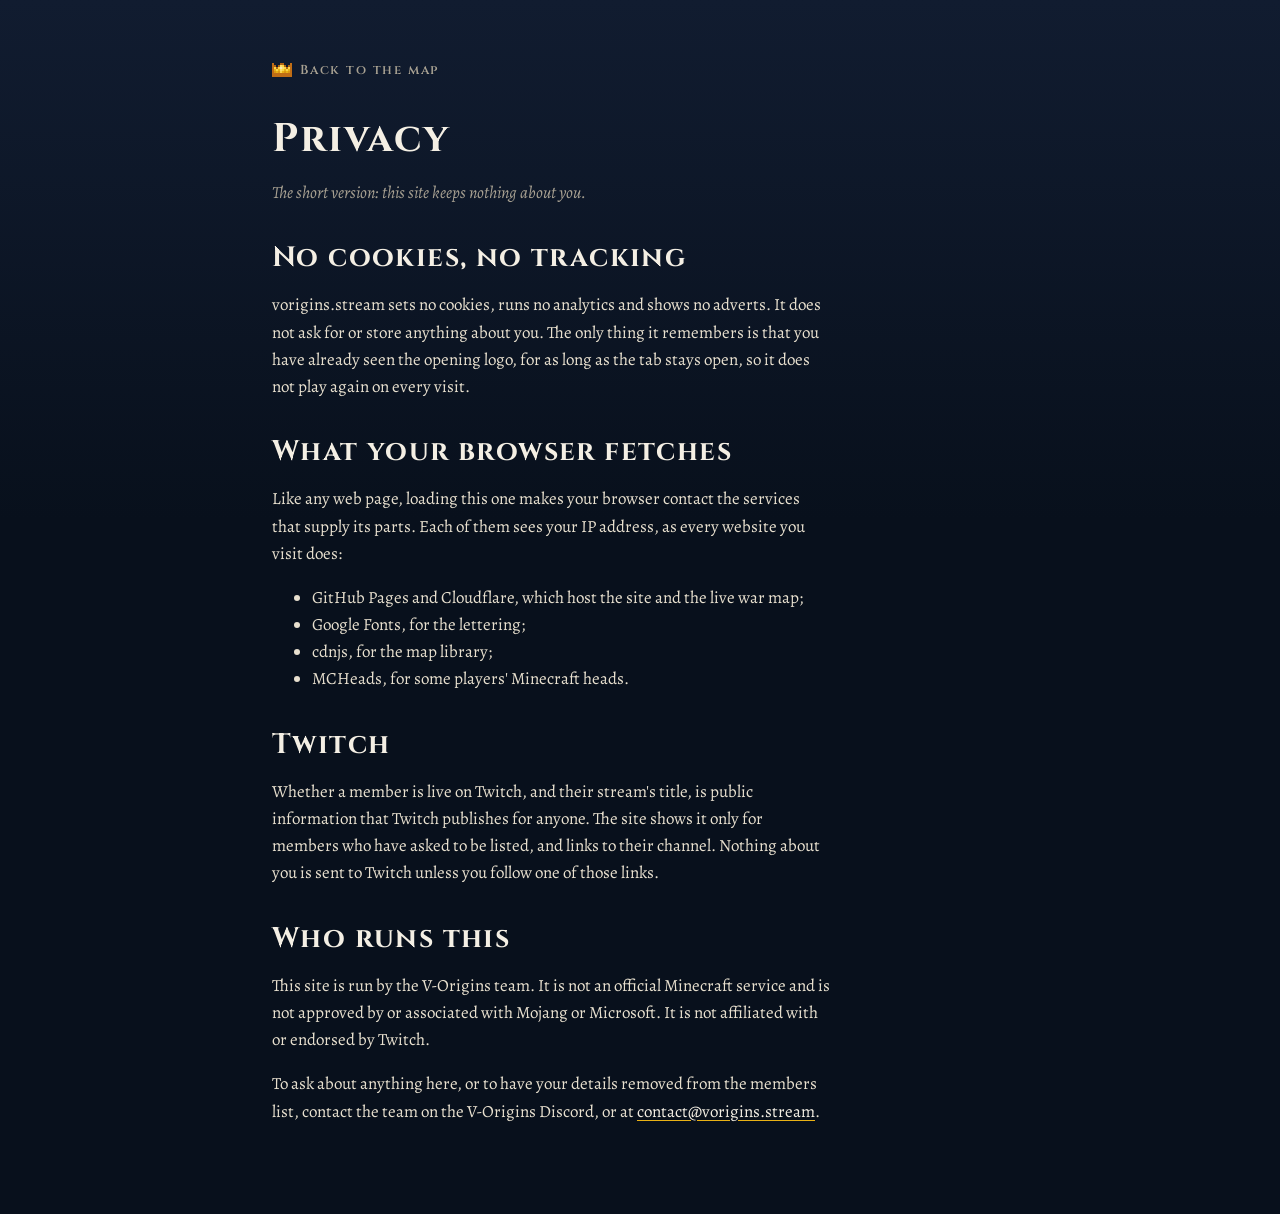
<file: privacy.html>
<!doctype html><html lang=en-GB><head><meta charset=utf-8><meta name=viewport content="width=device-width,initial-scale=1"><title>Privacy · V-Origins</title><meta name=description content="What vorigins.stream does and does not collect."><meta name=theme-color content=#08101C><meta name=color-scheme content=dark><link rel=icon href="assets/img/favicon.ico?v=b83698ed93" sizes=32x32><link rel=icon href="assets/img/icon.svg?v=dccc91dc10" type=image/svg+xml><link rel=apple-touch-icon href="assets/img/apple-touch-icon.png?v=a5ae4520c9"><link rel=preconnect href=https://fonts.googleapis.com><link rel=preconnect href=https://fonts.gstatic.com crossorigin><link rel=stylesheet href="https://fonts.googleapis.com/css2?family=Alegreya:ital,wght@0,400..700;1,400..700&family=Cinzel:wght@500..800&family=Pixelify+Sans:wght@400..600&display=swap"><link rel=stylesheet href="assets/css/site.css?v=9bfe8f1bd9"></head><body><main class=prose-page><a class=back href=./ ><img src="assets/img/icon.svg?v=dccc91dc10" width=20 height=20 alt="">Back to the map</a><h1>Privacy</h1><p class=lede>The short version: this site keeps nothing about you.</p><h2>No cookies, no tracking</h2><p>vorigins.stream sets no cookies, runs no analytics and shows no adverts. It does not ask for or store anything about you. The only thing it remembers is that you have already seen the opening logo, for as long as the tab stays open, so it does not play again on every visit.</p><h2>What your browser fetches</h2><p>Like any web page, loading this one makes your browser contact the services that supply its parts. Each of them sees your IP address, as every website you visit does:</p><ul><li>GitHub Pages and Cloudflare, which host the site and the live war map;</li><li>Google Fonts, for the lettering;</li><li>cdnjs, for the map library;</li><li>MCHeads, for some players' Minecraft heads.</li></ul><h2>Twitch</h2><p>Whether a member is live on Twitch, and their stream's title, is public information that Twitch publishes for anyone. The site shows it only for members who have asked to be listed, and links to their channel. Nothing about you is sent to Twitch unless you follow one of those links.</p><h2>Who runs this</h2><p>This site is run by the V-Origins team. It is not an official Minecraft service and is not approved by or associated with Mojang or Microsoft. It is not affiliated with or endorsed by Twitch.</p><p>To ask about anything here, or to have your details removed from the members list, contact the team on the V-Origins Discord, or at <a href=mailto:contact@vorigins.stream>contact@vorigins.stream</a>.</p></main></body></html>
</file>
<file: assets/css/site.css>
:root{color-scheme:dark;--night-950:#050A12;--night-900:#08101C;--night-850:#0B1422;--stone-800:#0F1826;--stone-700:#152133;--stone-600:#1C2A3F;--moon:205 217 247;--bone:#E8E0CF;--bone-hi:#F4EFE4;--ash:#A8A192;--ash-dim:#7F7A70;--rule:rgb(232 224 207 / .14);--rule-hi:rgb(232 224 207 / .28);--stripe:rgb(0 0 0 / .14);--crown:#E9B115;--crown-hi:#FAD64A;--crown-deep:#C06D15;--on-crown:#1A1206;--empire:#E04B4B;--empire-ink:#EF7373;--alliance:#6A8BFF;--alliance-ink:#8AA4FF;--indep:#6BDD7A;--indep-ink:#6BDD7A;--bandit:#6B4A2F;--bandit-ink:#C08C5C;--contested:#FFAA00;--crownlands:#0A0A0E;--crownlands-edge:#26262E;--crownlands-ink:#9A9AA8;--a-held:.33;--a-held-hover:.48;--a-free:.13;--a-free-hover:.35;--a-bandit:.55;--a-bandit-hover:.67;--a-crownlands:.85;--a-crownlands-hover:.90;--slip:#F2E7CE;--slip-ink:#2A2118;--slip-quiet:#6B5E45;--slip-edge:rgb(42 33 24 / .67);--slip-empire:#642121;--slip-alliance:#2F3E72;--slip-indep:#306336;--slip-bandit:#6B4A2F;--slip-contested:#7A4E00;--twitch:#9146FF;--twitch-hi:#A970FF;--twitch-ink:#BF94FF;--focus:var(--crown-hi);--font-display:"Cinzel","Trajan Pro",Georgia,serif;--font-text:"Alegreya",Georgia,"Times New Roman",serif;--font-pixel:"Pixelify Sans",ui-monospace,monospace;--fs-sm:.9375rem;--fs-base:1.0625rem;--fs-md:1.25rem;--fs-h3:clamp(1.375rem, 1.1rem + 1vw, 1.75rem);--fs-h2:clamp(1.75rem, 1.3rem + 1.8vw, 2.5rem);--fs-sub:clamp(.8125rem, .74rem + .45vw, 1.2rem);--lh-text:1.6;--lh-tight:1.15;--track-caps:.14em;--track-sub:.32em;--gutter:clamp(16px, 4vw, 32px);--content:1200px;--prose:62ch;--r1:2px;--r2:4px;--shadow-card:inset 0 1px 0 rgb(255 255 255 / .04),0 12px 32px -16px rgb(0 0 0 / .8);--shadow-slip:0 2px 0 rgb(0 0 0 / .25),0 18px 40px -12px rgb(0 0 0 / .75);--ease-out:cubic-bezier(.2, .7, .2, 1);--ease-io:cubic-bezier(.65, 0, .35, 1);--t-fast:120ms;--t-med:220ms;--t-panel:300ms;--notch:polygon(4px 0, calc(100% - 4px) 0, calc(100% - 4px) 2px, calc(100% - 2px) 2px,
    calc(100% - 2px) 4px, 100% 4px, 100% calc(100% - 4px), calc(100% - 2px) calc(100% - 4px),
    calc(100% - 2px) calc(100% - 2px), calc(100% - 4px) calc(100% - 2px), calc(100% - 4px) 100%,
    4px 100%, 4px calc(100% - 2px), 2px calc(100% - 2px), 2px calc(100% - 4px), 0 calc(100% - 4px),
    0 4px, 2px 4px, 2px 2px, 4px 2px);--notch-ring:polygon(evenodd,
    4px 0, calc(100% - 4px) 0, calc(100% - 4px) 2px, calc(100% - 2px) 2px, calc(100% - 2px) 4px,
    100% 4px, 100% calc(100% - 4px), calc(100% - 2px) calc(100% - 4px), calc(100% - 2px) calc(100% - 2px),
    calc(100% - 4px) calc(100% - 2px), calc(100% - 4px) 100%, 4px 100%, 4px calc(100% - 2px),
    2px calc(100% - 2px), 2px calc(100% - 4px), 0 calc(100% - 4px), 0 4px, 2px 4px, 2px 2px, 4px 2px,
    4px 0,
    5px 1px, 5px 3px, 3px 3px, 3px 5px, 1px 5px, 1px calc(100% - 5px), 3px calc(100% - 5px),
    3px calc(100% - 3px), 5px calc(100% - 3px), 5px calc(100% - 1px), calc(100% - 5px) calc(100% - 1px),
    calc(100% - 5px) calc(100% - 3px), calc(100% - 3px) calc(100% - 3px), calc(100% - 3px) calc(100% - 5px),
    calc(100% - 1px) calc(100% - 5px), calc(100% - 1px) 5px, calc(100% - 3px) 5px, calc(100% - 3px) 3px,
    calc(100% - 5px) 3px, calc(100% - 5px) 1px, 5px 1px)}*,::after,::before{box-sizing:border-box}html{-webkit-text-size-adjust:100%;text-size-adjust:100%}body{margin:0;min-height:100vh;background:linear-gradient(180deg,#111c30 0,var(--night-900) 520px) var(--night-900) no-repeat;color:var(--bone);font:400 var(--fs-base)/var(--lh-text) var(--font-text);-webkit-font-smoothing:antialiased;text-rendering:optimizeLegibility}img,svg{display:block;max-width:100%}button{font:inherit;color:inherit}a{color:inherit}:focus-visible{outline:2px solid var(--focus);outline-offset:3px}::selection{background:rgb(233 177 21 / .35);color:var(--bone-hi)}.vh{position:absolute!important;width:1px;height:1px;margin:-1px;padding:0;border:0;overflow:hidden;clip:rect(0 0 0 0);clip-path:inset(50%);white-space:nowrap}.skip{position:absolute;left:12px;top:12px;z-index:100;padding:10px 16px;background:var(--crown);color:var(--on-crown);font:700 .875rem/1 var(--font-display);letter-spacing:var(--track-caps);text-decoration:none;transform:translateY(-160%);transition:transform var(--t-fast)}.skip:focus{transform:none}.splash{display:none}html.intro .splash{position:fixed;inset:0;z-index:1000;display:grid;place-items:center;background:#000;animation:splash-out 650ms var(--ease-io) 1.65s forwards}html.intro .splash::before{content:"";position:absolute;inset:0;background:radial-gradient(closest-side,rgb(var(--moon) / .1),transparent 70%) center/min(110vw,1100px) min(70vh,640px) no-repeat}html.intro .splash picture{position:relative}html.intro .splash img{width:min(70vw,640px);height:auto;opacity:0;animation:splash-in .7s var(--ease-out) 150ms forwards}html.intro.intro-skip .splash{animation:splash-gone .2s ease forwards}@keyframes splash-in{from{opacity:0;transform:scale(.985)}to{opacity:1;transform:none}}@keyframes splash-out{to{opacity:0;visibility:hidden}}@keyframes splash-gone{to{opacity:0;visibility:hidden}}.masthead{position:relative;isolation:isolate;overflow:hidden;padding:clamp(44px,7vw,92px) var(--gutter) clamp(44px,6vw,76px);text-align:center}.sky{position:absolute;inset:0;z-index:-1;background:radial-gradient(60% 55% at 50% 38%,rgb(var(--moon) / .1),transparent 70%);-webkit-mask-image:linear-gradient(#000 55%,transparent);mask-image:linear-gradient(#000 55%,transparent)}.snow{position:absolute;inset:0;z-index:-1;width:100%;height:100%;pointer-events:none;-webkit-mask-image:linear-gradient(#000 72%,transparent);mask-image:linear-gradient(#000 72%,transparent)}.masthead-inner{position:relative;display:flex;flex-direction:column;align-items:center}.brand{margin:0;font-weight:400;display:flex;flex-direction:column;align-items:center;gap:clamp(16px,2.2vw,24px)}.brand picture{display:block}.logo{width:clamp(280px,46vw,560px);height:auto;filter:drop-shadow(0 12px 22px rgb(0 0 0 / .55))}.subtitle{display:inline-flex;align-items:center;gap:clamp(10px,1.6vw,18px);font:600 var(--fs-sub)/1.2 var(--font-display);letter-spacing:var(--track-sub);color:var(--bone)}.subtitle::after,.subtitle::before{content:"";flex:none;width:clamp(24px,5vw,52px);height:7px;background:url("data:image/svg+xml,%3Csvg xmlns='http://www.w3.org/2000/svg' viewBox='0 0 7 7'%3E%3Cpath d='M3.5 0 7 3.5 3.5 7 0 3.5z' fill='%23E9B115'/%3E%3C/svg%3E") left center/7px 7px no-repeat,linear-gradient(90deg,rgb(233 177 21 / .9),rgb(233 177 21 / .3)) right center/calc(100% - 9px) 1px no-repeat}.subtitle::after{transform:scaleX(-1);margin-left:calc(-1 * var(--track-sub))}.btn-crown{position:relative;isolation:isolate;display:inline-flex;align-items:center;gap:10px;min-height:44px;padding:0 22px;margin-top:clamp(24px,3.2vw,34px);color:var(--crown);text-decoration:none;font:700 .875rem/1 var(--font-display);letter-spacing:var(--track-caps);transition:color var(--t-fast)}.btn-crown::before{content:"";position:absolute;inset:0;z-index:-1;background:rgb(233 177 21 / .75);clip-path:var(--notch-ring);transition:background-color var(--t-fast)}.btn-crown:focus-visible,.btn-crown:hover{color:var(--on-crown)}.btn-crown:focus-visible::before,.btn-crown:hover::before{background:var(--crown);clip-path:var(--notch)}.btn-crown:active{transform:translateY(1px)}.ico{width:14px;height:14px;fill:none;stroke:currentColor;stroke-width:1.6;stroke-linecap:square}.test-feed{margin:16px 0 0;padding:6px 12px;border:1px dashed var(--contested);color:var(--contested);font:500 .8125rem/1.2 var(--font-pixel);letter-spacing:.06em}main>section{max-width:calc(var(--content) + 2 * var(--gutter));margin:0 auto;padding-inline:var(--gutter)}main>section:focus{outline:0}.section-head{display:flex;align-items:flex-end;justify-content:space-between;gap:12px 24px;flex-wrap:wrap;margin-bottom:18px}.section-head.center{flex-direction:column;align-items:center;text-align:center;gap:0;margin-bottom:32px}.kicker{margin:0 0 6px;font:600 .8125rem/1.2 var(--font-display);letter-spacing:.24em;color:var(--ash)}h2{margin:0;font:700 var(--fs-h2)/var(--lh-tight) var(--font-display);letter-spacing:.05em;color:var(--bone-hi)}.rule-gem{position:relative;display:block;width:min(320px,70%);height:1px;margin-top:18px;background:linear-gradient(90deg,transparent,var(--rule-hi) 30%,var(--rule-hi) 70%,transparent)}.rule-gem::after{content:"";position:absolute;left:50%;top:50%;width:5px;height:5px;background:var(--crown);transform:translate(-50%,-50%) rotate(45deg)}.war{padding-top:8px}.map-status{display:inline-flex;align-items:center;gap:8px;margin:0 0 4px;font:500 .8125rem/1 var(--font-pixel);letter-spacing:.08em;color:var(--ash);white-space:nowrap}.map-status .dot{width:8px;height:8px;border-radius:50%;flex:none;background:var(--ash-dim)}.map-status[data-kind=live]{color:var(--bone)}.map-status[data-kind=live] .dot{background:var(--bone);animation:beat 2s ease-in-out infinite}.map-status[data-kind=connecting] .dot,.map-status[data-kind=stale] .dot{background:var(--contested)}.map-status[data-kind=offline] .dot,.map-status[data-kind=unavailable] .dot{background:0 0;box-shadow:inset 0 0 0 1.5px var(--ash)}@keyframes beat{50%{opacity:.35}}.map-frame{position:relative;padding:6px;background:var(--stone-800);border:1px solid var(--rule-hi);border-radius:var(--r2);box-shadow:var(--shadow-card)}.map-frame::before{content:"";position:absolute;inset:-1px;pointer-events:none;z-index:5;--o:rgb(232 224 207 / .7);background:linear-gradient(var(--o),var(--o)) 0 0/16px 2px,linear-gradient(var(--o),var(--o)) 0 0/2px 16px,linear-gradient(var(--o),var(--o)) 100% 0/16px 2px,linear-gradient(var(--o),var(--o)) 100% 0/2px 16px,linear-gradient(var(--o),var(--o)) 0 100%/16px 2px,linear-gradient(var(--o),var(--o)) 0 100%/2px 16px,linear-gradient(var(--o),var(--o)) 100% 100%/16px 2px,linear-gradient(var(--o),var(--o)) 100% 100%/2px 16px;background-repeat:no-repeat}.map-well{position:relative;overflow:hidden;width:100%;aspect-ratio:1;min-height:460px;max-height:calc(100vh - 124px);max-height:calc(100svh - 124px);background:var(--night-950);border-radius:var(--r1)}.map{position:absolute;inset:0;z-index:0}.map-frame.is-full{position:fixed;inset:0;z-index:900;margin:0;padding:0;border:0;border-radius:0;background:var(--night-950)}.map-frame.is-full .map-well{height:100%;min-height:0;max-height:none;aspect-ratio:auto;border-radius:0}.map-frame.is-full::before{display:none}html.map-max-lock,html.map-max-lock body{overflow:hidden}.map-veil{position:absolute;inset:0;z-index:3;display:flex;flex-direction:column;align-items:center;justify-content:center;gap:10px;padding:24px;text-align:center;background:radial-gradient(60% 60% at 50% 45%,rgb(var(--moon) / .06),transparent 70%),repeating-radial-gradient(circle at 30% 40%,transparent 0 26px,rgb(232 224 207 / .045) 27px,transparent 28px),repeating-radial-gradient(circle at 74% 66%,transparent 0 34px,rgb(232 224 207 / .035) 35px,transparent 36px),var(--night-950);transition:opacity .4s var(--ease-out),visibility 0s linear .4s}.map-veil[data-state=hidden]{opacity:0;visibility:hidden}.veil-crown{width:40px;height:40px;opacity:.85;image-rendering:pixelated}.map-veil[data-state=connecting] .veil-crown{animation:beat 2.4s ease-in-out infinite}.veil-title{margin:0;font:600 1.125rem/1.3 var(--font-display);letter-spacing:.08em;color:var(--bone)}.veil-note{margin:0;max-width:40ch;font:italic 1rem/1.5 var(--font-text);color:var(--ash)}.veil-note:empty{display:none}.map-controls{position:absolute;top:12px;right:12px;z-index:4;display:flex;flex-direction:column;gap:6px}.map-btn{position:relative;isolation:isolate;display:grid;place-items:center;width:40px;height:40px;padding:0;border:0;background:0 0;color:var(--bone);cursor:pointer}.map-btn::after,.map-btn::before{content:"";position:absolute;inset:0;z-index:-1}.map-btn::before{background:rgb(15 24 38 / .9);clip-path:var(--notch);transition:background-color var(--t-fast)}.map-btn::after{background:var(--rule-hi);clip-path:var(--notch-ring)}.map-btn:hover::before{background:var(--stone-600)}.map-btn:disabled{color:var(--ash-dim);cursor:default}.map-btn:disabled:hover::before{background:rgb(15 24 38 / .9)}.map-btn svg{width:16px;height:16px;fill:none;stroke:currentColor;stroke-width:2;stroke-linecap:square}.map-btn .ico-exit,.map-btn[aria-pressed=true] .ico-enter{display:none}.map-btn[aria-pressed=true] .ico-exit{display:block}.map-hint{position:absolute;left:50%;bottom:18px;z-index:4;margin:0;transform:translateX(-50%);width:max-content;max-width:calc(100% - 32px);padding:8px 14px;border-radius:var(--r1);background:rgb(5 10 18 / .88);color:var(--bone);font:500 .8125rem/1.3 var(--font-pixel);letter-spacing:.04em;text-align:center;opacity:0;transition:opacity .2s;pointer-events:none}.map-hint.on{opacity:1}.map-tip{position:absolute;left:0;top:0;z-index:4;pointer-events:none;max-width:260px;padding:7px 11px 8px;background:var(--slip);color:var(--slip-ink);border-radius:var(--r1);box-shadow:var(--shadow-slip);font:400 .9375rem/1.35 var(--font-text)}.map-tip b{display:block;font:700 .9375rem/1.25 var(--font-display);letter-spacing:.03em}.map-tip span{display:block;color:var(--slip-quiet)}.slip{--oc:var(--slip-quiet);position:absolute;top:18px;left:18px;z-index:4;width:300px;max-height:calc(100% - 36px);overflow:auto;overscroll-behavior:contain;padding:16px 18px 16px;background:var(--slip);color:var(--slip-ink);border-top:3px solid var(--oc);border-radius:var(--r1);box-shadow:var(--shadow-slip),inset 0 0 0 1px rgb(42 33 24 / .18),inset 0 0 28px rgb(120 90 40 / .12);animation:slip-in var(--t-med) var(--ease-out)}.slip[hidden]{display:none}.slip[data-owner=empire]{--oc:var(--empire)}.slip[data-owner=alliance]{--oc:var(--alliance)}.slip[data-owner=independents]{--oc:var(--indep)}.slip[data-owner=bandits]{--oc:var(--bandit)}.slip[data-owner=crownlands]{--oc:var(--crownlands-edge)}@keyframes slip-in{from{opacity:0;transform:translateY(8px)}}.slip-name{margin:0 36px 0 0;outline:0;font:700 var(--fs-md)/1.2 var(--font-display);letter-spacing:.03em;color:var(--slip-ink);overflow-wrap:anywhere}.slip-close{position:absolute;top:8px;right:8px;display:grid;place-items:center;width:36px;height:36px;padding:0;border:0;border-radius:var(--r1);background:0 0;color:var(--slip-quiet);cursor:pointer}.slip-close:hover{background:rgb(42 33 24 / .08);color:var(--slip-ink)}.slip-close svg{width:14px;height:14px;fill:none;stroke:currentColor;stroke-width:1.8}.slip-close:focus-visible{outline-color:var(--slip-ink);outline-offset:0}.slip-lines{margin:8px 0 0;padding:0;list-style:none;font:400 var(--fs-base)/1.4 var(--font-text)}.slip-lines li+li{margin-top:3px}.slip-capital{display:flex;align-items:center;gap:8px}.slip-capital img{width:20px;height:20px;image-rendering:pixelated;flex:none}.q{color:var(--slip-quiet)}.f-empire{color:var(--slip-empire);font-weight:700}.f-alliance{color:var(--slip-alliance);font-weight:700}.f-independents{color:var(--slip-indep);font-weight:700}.f-bandits{color:var(--slip-bandit);font-weight:700}.slip-siege{color:var(--slip-bandit);font-weight:700}.slip-stake .clause{display:block;color:var(--slip-quiet);font-style:italic}.slip-facts{margin:14px 0 0;padding-top:12px;border-top:1px solid rgb(42 33 24 / .2);display:grid;gap:10px}.slip-facts dt{font:500 .6875rem/1 var(--font-pixel);letter-spacing:.12em;text-transform:uppercase;color:var(--slip-quiet)}.slip-facts dd{margin:4px 0 0;font:400 var(--fs-sm)/1.4 var(--font-text)}.nbrs{display:flex;flex-wrap:wrap;gap:6px;margin:6px 0 0;padding:0;list-style:none}.nbr{display:inline-flex;align-items:center;gap:6px;min-height:32px;padding:3px 10px;border:1px solid rgb(42 33 24 / .22);border-radius:var(--r1);background:rgb(255 255 255 / .35);color:var(--slip-ink);cursor:pointer;font:400 var(--fs-sm)/1.2 var(--font-text)}.nbr:hover{background:rgb(255 255 255 / .7);border-color:rgb(42 33 24 / .4)}.nbr:focus-visible{outline-color:var(--slip-ink);outline-offset:1px}.dotc{width:9px;height:9px;border-radius:1px;flex:none;background:rgb(42 33 24 / .25);box-shadow:0 0 0 1px rgb(0 0 0 / .25)}.dotc[data-owner=empire]{background:var(--empire)}.dotc[data-owner=alliance]{background:var(--alliance)}.dotc[data-owner=independents]{background:var(--indep)}.dotc[data-owner=bandits]{background:var(--bandit)}.dotc[data-owner=crownlands]{background:var(--crownlands)}.leaflet-container{background:var(--night-950);font:inherit;outline-offset:-2px}.leaflet-pane>svg{max-width:none;max-height:none}.leaflet-container:focus-visible{outline:2px solid var(--focus)}.basemap{image-rendering:auto}.px-sharp .basemap{image-rendering:pixelated}path.rg{fill:#fff;fill-opacity:var(--a-free);stroke:var(--night-950);stroke-opacity:.55;stroke-width:1;transition:fill-opacity var(--t-fast)}path.rg:is(.hover,.sel){fill-opacity:var(--a-free-hover)}path.rg:is([data-owner=empire],[data-owner=alliance],[data-owner=independents]){fill-opacity:var(--a-held)}path.rg:is([data-owner=empire],[data-owner=alliance],[data-owner=independents]):is(.hover,.sel){fill-opacity:var(--a-held-hover)}path.rg[data-owner=empire]{fill:var(--empire)}path.rg[data-owner=alliance]{fill:var(--alliance)}path.rg[data-owner=independents]{fill:var(--indep)}path.rg[data-owner=bandits]{fill:var(--bandit);fill-opacity:var(--a-bandit)}path.rg[data-owner=bandits]:is(.hover,.sel){fill-opacity:var(--a-bandit-hover)}path.rg[data-owner=crownlands]{fill:var(--crownlands);fill-opacity:var(--a-crownlands);stroke:var(--crownlands-edge);stroke-opacity:1}path.rg[data-owner=crownlands]:is(.hover,.sel){fill-opacity:var(--a-crownlands-hover)}path.chosen-halo{fill:none;stroke:var(--night-950);stroke-opacity:.75;stroke-width:5}path.chosen{fill:none;stroke:var(--bone-hi);stroke-width:2}path.rg.flash{animation:flash .8s ease-in-out 2}@keyframes flash{50%{fill-opacity:.6}}path.front{fill:none;stroke-width:2.5;stroke-opacity:.95;stroke-linejoin:miter}path.front[data-owner=empire]{stroke:var(--empire)}path.front[data-owner=alliance]{stroke:var(--alliance)}path.front[data-owner=independents]{stroke:var(--indep)}path.front[data-owner=bandits]{stroke:var(--bandit-ink);stroke-width:2}path.front:not([data-owner=empire]):not([data-owner=alliance]):not([data-owner=independents]):not([data-owner=bandits]){stroke:none}path.mark{stroke-width:2;stroke-dasharray:7 5;stroke-linecap:butt}path.mark[data-kind=staked]{stroke:var(--contested)}path.mark[data-kind=staked][data-by=empire]{stroke:var(--empire)}path.mark[data-kind=staked][data-by=alliance]{stroke:var(--alliance)}path.mark[data-kind=staked][data-by=independents]{stroke:var(--indep)}path.mark[data-kind=siege]{stroke:var(--bandit-ink)}path.mark[data-kind=occupied]{stroke:var(--bandit-ink);stroke-dasharray:none}path.pulse{fill:none;stroke:var(--contested);stroke-width:4}.leaflet-pulse-pane{animation:beat 1.6s ease-in-out infinite}path.wb{fill:none;stroke:var(--bone);stroke-opacity:.35;stroke-width:1.5;stroke-dasharray:2 6}.rl{width:0!important;height:0!important;pointer-events:none}.rl-in{position:absolute;left:0;top:0;transform:translate(-50%,-50%);display:flex;flex-direction:column;align-items:center;gap:2px;white-space:nowrap}.rl b{font:600 var(--label-size, 14px)/1.1 var(--font-display);letter-spacing:.05em;transition:font-size 250ms cubic-bezier(0, 0, .25, 1),opacity var(--t-fast);color:var(--bone-hi);text-shadow:0 0 2px rgb(5 10 18 / .95),0 0 4px rgb(5 10 18 / .85),0 1px 2px rgb(5 10 18 / .9)}.rl[data-owner=crownlands] b{color:var(--crownlands-ink)}.rl i{display:none;flex:none}.rl.capital i.crown{display:block;width:20px;height:14px;background:url("../img/icon.svg?v=dccc91dc10") center/20px 20px no-repeat;filter:drop-shadow(0 1px 1px rgb(0 0 0 / .9))}.rl.battle i.swords{display:block;width:22px;height:22px;border-radius:50%;background:rgb(5 10 18 / .8) url("data:image/svg+xml,%3Csvg xmlns='http://www.w3.org/2000/svg' viewBox='0 0 16 16' fill='none' stroke='%23FFAA00' stroke-width='1.6' stroke-linecap='square'%3E%3Cpath d='M3 3l8 8M13 3l-8 8M9.5 12.5l3-3M3.5 9.5l3 3'/%3E%3C/svg%3E") center/14px no-repeat;box-shadow:0 0 0 1.5px var(--contested)}.rl.rl-hidden b{opacity:0}.leaflet-container .leaflet-marker-pane .rl{transition:opacity var(--t-fast)}.leaflet-map-pane.leaflet-zoom-anim .leaflet-marker-pane .rl{transition:transform 250ms cubic-bezier(0, 0, .25, 1),opacity var(--t-fast)}.legend{display:flex;flex-wrap:wrap;gap:10px 20px;margin:16px 0 0;padding:0;list-style:none;font:400 var(--fs-sm)/1.2 var(--font-text);color:var(--ash)}.legend li{display:inline-flex;align-items:center;gap:8px}.legend-note{color:var(--ash-dim);font-style:italic}.legend-note:empty{display:none}.sw{width:16px;height:16px;flex:none;border-radius:var(--r1);box-shadow:inset 0 0 0 1px rgb(0 0 0 / .45)}.sw[data-owner=empire]{background:rgb(224 75 75 / .8)}.sw[data-owner=alliance]{background:rgb(106 139 255 / .8)}.sw[data-owner=independents]{background:rgb(107 221 122 / .75)}.sw[data-owner=bandits]{background:var(--bandit)}.sw[data-owner=crownlands]{background:var(--crownlands);box-shadow:inset 0 0 0 1px var(--crownlands-edge),0 0 0 1px rgb(232 224 207 / .18)}.sw[data-owner=none]{background:rgb(255 255 255 / .16)}.sw-staked{background:repeating-linear-gradient(45deg,rgb(255 170 0 / .7) 0 2px,transparent 2px 6px);box-shadow:inset 0 0 0 1.5px var(--contested)}.sw-siege{background:repeating-linear-gradient(45deg,var(--bandit-ink) 0 2px,rgb(107 74 47 / .35) 2px 6px)}.sw-battle{border-radius:50%;background:0 0;box-shadow:inset 0 0 0 2px var(--contested)}.sw-crown{width:20px;height:20px;image-rendering:pixelated}.region-index:not(:focus-within){position:absolute;width:1px;height:1px;margin:-1px;overflow:hidden;clip-path:inset(50%);white-space:nowrap}.region-index:focus-within{margin-top:16px;padding:14px 16px;background:var(--stone-800);border:1px solid var(--rule-hi);border-radius:var(--r2)}.region-index-h{margin:0;font:600 .875rem/1.2 var(--font-display);letter-spacing:var(--track-caps);color:var(--ash)}.region-index-list{display:flex;flex-wrap:wrap;gap:6px;margin:10px 0 0;padding:0;list-style:none}.region-index-list button{display:inline-flex;align-items:center;gap:8px;min-height:36px;padding:4px 12px;border:1px solid var(--rule-hi);border-radius:var(--r1);background:var(--stone-700);color:var(--bone);cursor:pointer;font:400 var(--fs-sm)/1.2 var(--font-text)}.region-index-list button:hover{background:var(--stone-600)}.region-index .dotc[data-owner=none]{background:rgb(255 255 255 / .22)}.region-index .dotc{box-shadow:0 0 0 1px rgb(232 224 207 / .3)}.crowns{padding-top:clamp(64px,9vw,112px);padding-bottom:clamp(64px,9vw,112px);content-visibility:auto;contain-intrinsic-size:auto 900px}.factions{display:grid;grid-template-columns:repeat(3,minmax(0,1fr));gap:24px;align-items:start}.faction{--fc:var(--empire);--fc-ink:var(--empire-ink);--fc-tint:#201C29;display:flex;flex-direction:column;background:linear-gradient(180deg,var(--fc-tint) 0,var(--stone-800) 160px) var(--stone-800);border:1px solid var(--rule);border-radius:var(--r2);box-shadow:var(--shadow-card);overflow:hidden}.faction[data-faction=alliance]{--fc:var(--alliance);--fc-ink:var(--alliance-ink);--fc-tint:#162137}.faction[data-faction=independents]{--fc:var(--indep);--fc-ink:var(--indep-ink);--fc-tint:#16282D}.faction-head{position:relative;padding:26px 20px 20px;text-align:center}.faction-head::after{content:"";position:absolute;left:0;right:0;bottom:0;height:2px;background:linear-gradient(var(--fc),var(--fc)) center/64px 2px no-repeat,linear-gradient(var(--rule-hi),var(--rule-hi)) center/100% 1px no-repeat}.faction-head h3{margin:0;font:700 var(--fs-h3)/1.15 var(--font-display);letter-spacing:.06em;color:var(--fc);text-shadow:0 0 24px color-mix(in srgb,var(--fc) 30%,transparent)}.realm{margin:6px 0 0;font:italic 400 1.0625rem/1.2 var(--font-text);color:var(--ash);letter-spacing:.02em}.members{margin:0;padding:6px 0;list-style:none}.members[aria-busy=true]::before{content:"Gathering the sworn…";display:block;padding:18px 20px;font:italic 400 var(--fs-base)/1.4 var(--font-text);color:var(--ash-dim);text-align:center}.members-empty{padding:20px;text-align:center;font:italic 400 var(--fs-base)/1.4 var(--font-text);color:var(--ash)}.member-h{margin:0;font:inherit}.chip{display:grid;grid-template-columns:32px minmax(0,1fr) auto 16px;align-items:center;gap:12px;width:100%;min-height:56px;padding:8px 20px;border:0;background:0 0;color:var(--bone);text-align:left;cursor:pointer;transition:background-color var(--t-fast),box-shadow var(--t-fast)}.member:nth-child(2n) .chip{background:var(--stripe)}.chip:hover,.chip[aria-expanded=true]{background:var(--stone-700);box-shadow:inset 3px 0 0 var(--fc)}.chip:focus-visible{outline-offset:-2px}.head{width:32px;height:32px;image-rendering:pixelated;background:var(--stone-600);border-radius:1px;box-shadow:0 0 0 1px rgb(0 0 0 / .55),0 2px 6px rgb(0 0 0 / .4)}.chip-text{min-width:0}.chip-name{display:block;overflow:hidden;text-overflow:ellipsis;white-space:nowrap;font:600 var(--fs-base)/1.25 var(--font-text);color:var(--bone);transition:color var(--t-fast)}.chip[aria-expanded=true] .chip-name{color:var(--fc-ink)}.chip-race{display:block;overflow:hidden;text-overflow:ellipsis;white-space:nowrap;font:400 .875rem/1.3 var(--font-text);color:var(--ash)}.chev{width:16px;height:16px;fill:none;stroke:var(--ash);stroke-width:1.6;transition:transform var(--t-med) var(--ease-out)}.chip[aria-expanded=true] .chev{transform:rotate(180deg)}.live-pill{display:inline-flex;align-items:center;gap:6px;padding:4px 7px 4px 6px;background:var(--twitch);color:#fff;border-radius:var(--r1);font:600 .6875rem/1 var(--font-pixel);letter-spacing:.1em;text-transform:uppercase}.live-pill[hidden]{display:none}.live-pill::before{content:"";width:6px;height:6px;border-radius:50%;background:#fff;animation:beat 1.6s ease-in-out infinite}.panel{display:grid;grid-template-rows:0fr;visibility:hidden;transition:grid-template-rows var(--t-panel) var(--ease-out),visibility 0s linear var(--t-panel)}.panel.open{grid-template-rows:1fr;visibility:visible;transition:grid-template-rows var(--t-panel) var(--ease-out),visibility 0s}.panel-clip{min-height:0;overflow:hidden}.panel-body{padding:18px 20px 22px 21px;background:var(--stone-700);border-left:3px solid var(--fc);opacity:0;transform:translateY(-4px);transition:opacity .2s ease 60ms,transform .2s ease 60ms}.panel.open .panel-body{opacity:1;transform:none}.p-name{margin:0;font:700 var(--fs-md)/1.2 var(--font-display);letter-spacing:.03em;color:var(--bone-hi);overflow-wrap:anywhere}.p-role{margin:4px 0 0;font:italic 400 var(--fs-base)/1.35 var(--font-text);color:var(--fc-ink)}.p-account{margin:6px 0 0;font:500 .75rem/1 var(--font-pixel);letter-spacing:.06em;color:var(--ash)}.p-stats{display:grid;grid-template-columns:repeat(2,minmax(0,1fr));gap:12px 16px;margin:16px 0 0}.p-stats dt{font:500 .6875rem/1 var(--font-pixel);letter-spacing:.12em;text-transform:uppercase;color:var(--ash)}.p-stats dd{margin:5px 0 0;font:400 var(--fs-base)/1.3 var(--font-text);color:var(--bone);overflow-wrap:anywhere}.p-bio{margin-top:16px;padding-top:16px;border-top:1px solid var(--rule)}.p-bio p{margin:0 0 .75em;max-width:var(--prose);font:400 var(--fs-base)/var(--lh-text) var(--font-text);color:var(--bone);overflow-wrap:anywhere;white-space:pre-line}.p-bio p:last-child{margin-bottom:0}.p-bio .none{font-style:italic;color:var(--ash)}.tw{position:relative;isolation:isolate;display:flex;align-items:center;gap:12px;min-height:44px;margin-top:18px;padding:9px 16px;text-decoration:none;color:var(--bone);font:700 .8125rem/1.2 var(--font-display);letter-spacing:.1em}.tw::before{content:"";position:absolute;inset:0;z-index:-1;background:var(--rule-hi);clip-path:var(--notch-ring);transition:background-color var(--t-fast)}.tw:hover::before{background:var(--bone)}.tw-text{min-width:0;flex:1}.tw-title{display:block;margin-top:3px;overflow:hidden;text-overflow:ellipsis;white-space:nowrap;font:400 var(--fs-sm)/1.3 var(--font-text);letter-spacing:0}.tw-title:empty{display:none}.tw .ico{flex:none}.tw[data-state=offline]{color:var(--ash)}.tw[data-state=offline]:hover{color:var(--bone)}.tw[data-state=live]{color:#fff}.tw[data-state=live]::before{background:var(--twitch);clip-path:var(--notch)}.tw[data-state=live]:hover::before{background:var(--twitch-hi)}.tw-dot{display:none;width:8px;height:8px;border-radius:50%;background:#fff;flex:none}.tw[data-state=live] .tw-dot{display:block;animation:beat 1.6s ease-in-out infinite}.dossier{margin:0;padding:16px 20px 20px;border-top:1px solid var(--rule-hi);display:grid;gap:8px}.dossier div{display:flex;align-items:baseline;gap:12px;min-width:0}.dossier dt{flex:none;width:76px;font:500 .75rem/1 var(--font-pixel);letter-spacing:.12em;text-transform:uppercase;color:var(--ash)}.dossier dd{margin:0;min-width:0;overflow:hidden;text-overflow:ellipsis;white-space:nowrap;font:400 var(--fs-base)/1.3 var(--font-text);color:var(--bone)}.foot{background:var(--night-950);border-top:1px solid var(--rule);padding:40px var(--gutter) 48px}.foot-inner{max-width:var(--content);margin:0 auto;display:grid;justify-items:center;gap:14px;text-align:center}.foot-brand{display:flex;align-items:center;gap:10px;margin:0;font:600 .9375rem/1.2 var(--font-display);letter-spacing:var(--track-caps);color:var(--bone)}.foot-brand img{width:22px;height:22px;image-rendering:pixelated}.foot-links{display:flex;gap:4px 20px;flex-wrap:wrap;justify-content:center}.foot-links a{display:inline-flex;align-items:center;min-height:44px;padding:0 4px;font:600 .8125rem/1 var(--font-display);letter-spacing:var(--track-caps);color:var(--bone);text-decoration:underline;text-decoration-color:var(--rule-hi);text-underline-offset:5px}.foot-links a:hover{text-decoration-color:var(--crown)}.foot-legal{margin:0;max-width:72ch;font:400 .875rem/1.55 var(--font-text);color:var(--ash)}.foot-legal a{text-decoration-color:var(--rule-hi);text-underline-offset:3px}.prose-page{max-width:calc(46rem + 2 * var(--gutter));margin:0 auto;padding:48px var(--gutter) 72px}.prose-page .back{display:inline-flex;align-items:center;gap:8px;min-height:44px;font:600 .8125rem/1 var(--font-display);letter-spacing:var(--track-caps);text-decoration:none;color:var(--ash)}.prose-page .back:hover{color:var(--bone)}.prose-page .back img{width:20px;height:20px;image-rendering:pixelated}.prose-page h1{margin:24px 0 8px;font:700 var(--fs-h2)/var(--lh-tight) var(--font-display);letter-spacing:.05em;color:var(--bone-hi)}.prose-page h2{margin:36px 0 8px;font-size:var(--fs-h3)}.prose-page li,.prose-page p{max-width:var(--prose);color:var(--bone)}.prose-page .lede{color:var(--ash);font-style:italic}.prose-page a{color:var(--bone-hi);text-decoration-color:var(--crown);text-underline-offset:3px}@media (max-width:899px){.factions{grid-template-columns:minmax(0,1fr);max-width:640px;margin-inline:auto}.map-well{max-height:calc(100svh - 120px);min-height:340px}}@media (max-width:599px){.section-head{align-items:flex-start}.map-frame{margin-inline:calc(-1 * var(--gutter));padding:0;border-inline:0;border-radius:0}.map-frame::before{display:none}.map-well{aspect-ratio:10/11;max-height:70svh;border-radius:0}.slip{position:static;width:auto;max-height:none;overflow:visible;margin:0;border-radius:0}.map-frame.is-full .slip{position:absolute;left:10px;right:10px;top:auto;bottom:10px;max-height:45%;overflow:auto}.map-controls{top:10px;right:10px}.legend{gap:8px 16px}.chip,.panel-body{padding-left:16px;padding-right:16px}.p-stats{gap:12px}}@media (hover:none){.map-tip{display:none}}@media (prefers-reduced-motion:reduce){*,::after,::before{animation-duration:NaNs!important;animation-iteration-count:1!important;transition-duration:NaNs!important}.leaflet-pulse-pane,.live-pill::before,.map-status .dot,.tw-dot,.veil-crown{animation:none!important}path.rg.flash{animation:none!important;stroke:var(--contested);stroke-opacity:1;stroke-width:3}}@media (forced-colors:active){.btn-crown::before,.map-btn::after,.map-btn::before,.tw::before{display:none}.btn-crown,.map-btn,.tw{border:1px solid ButtonText}}
</file>
